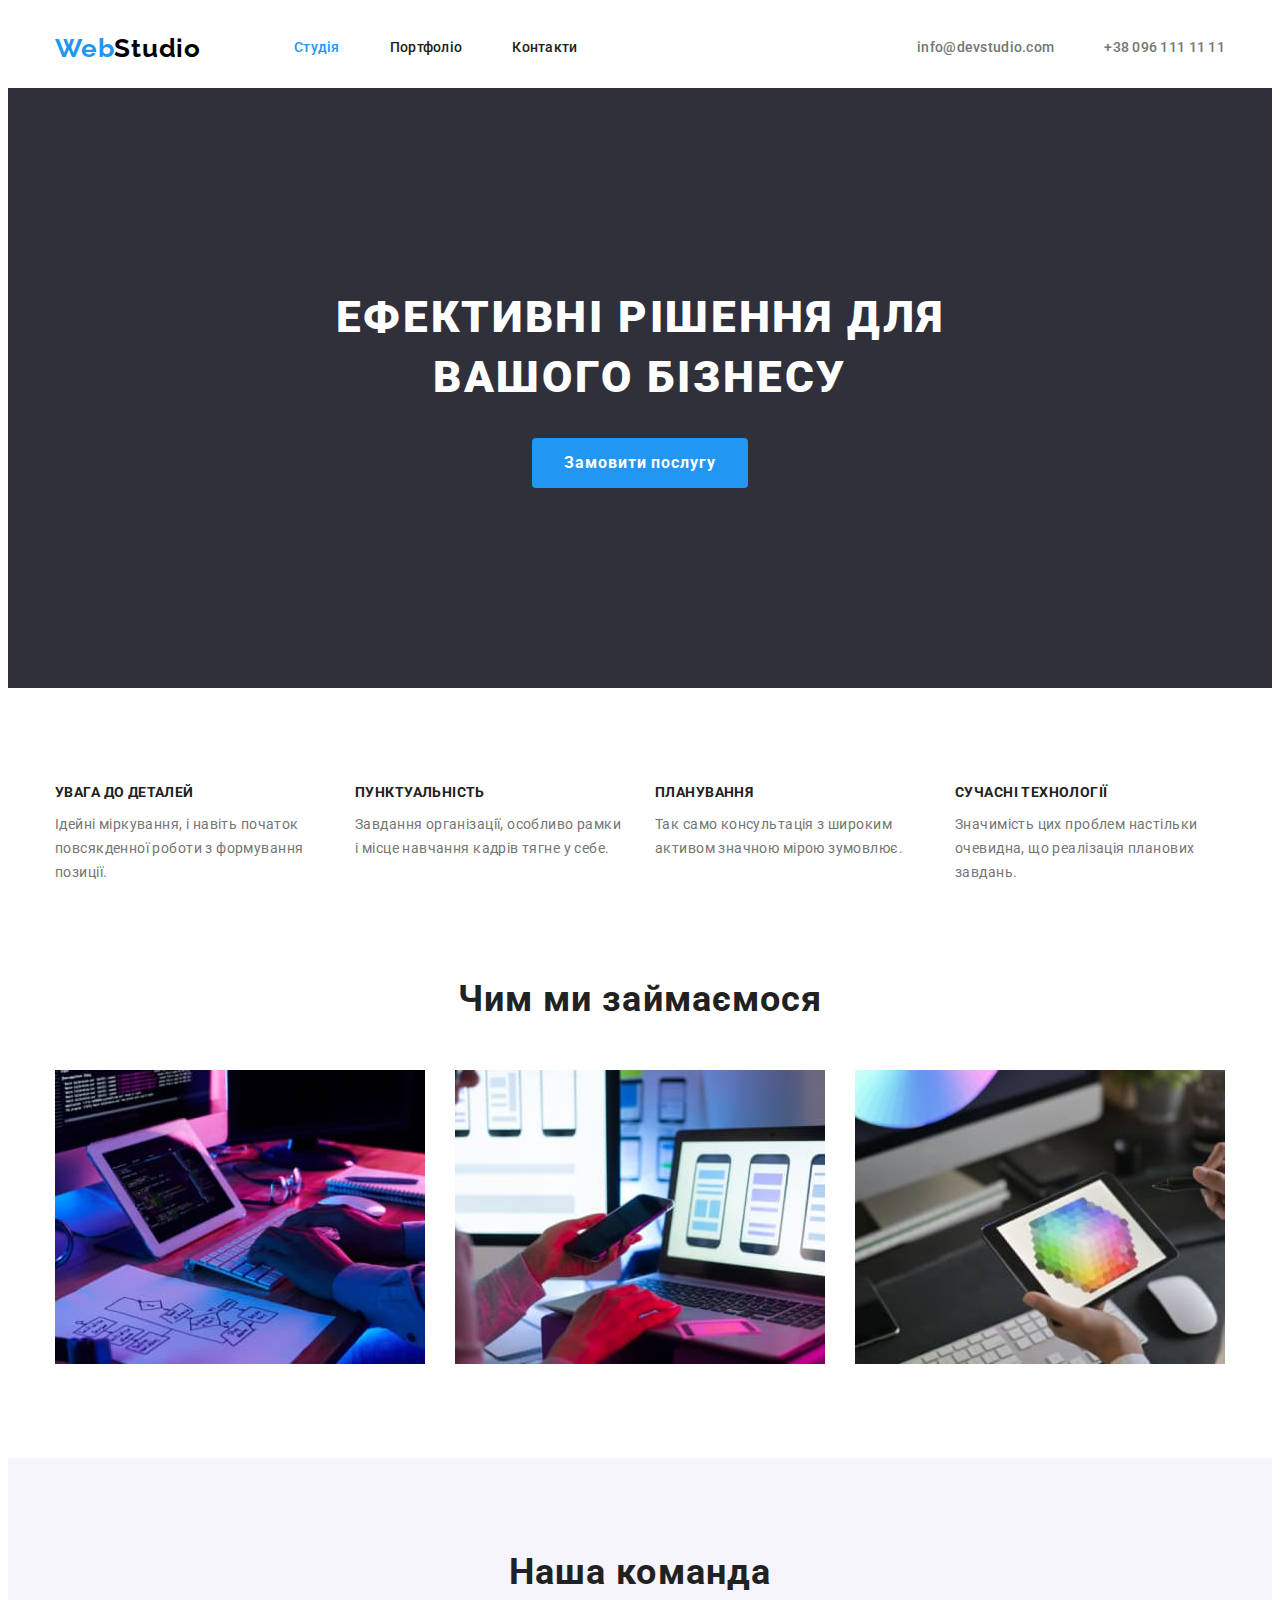
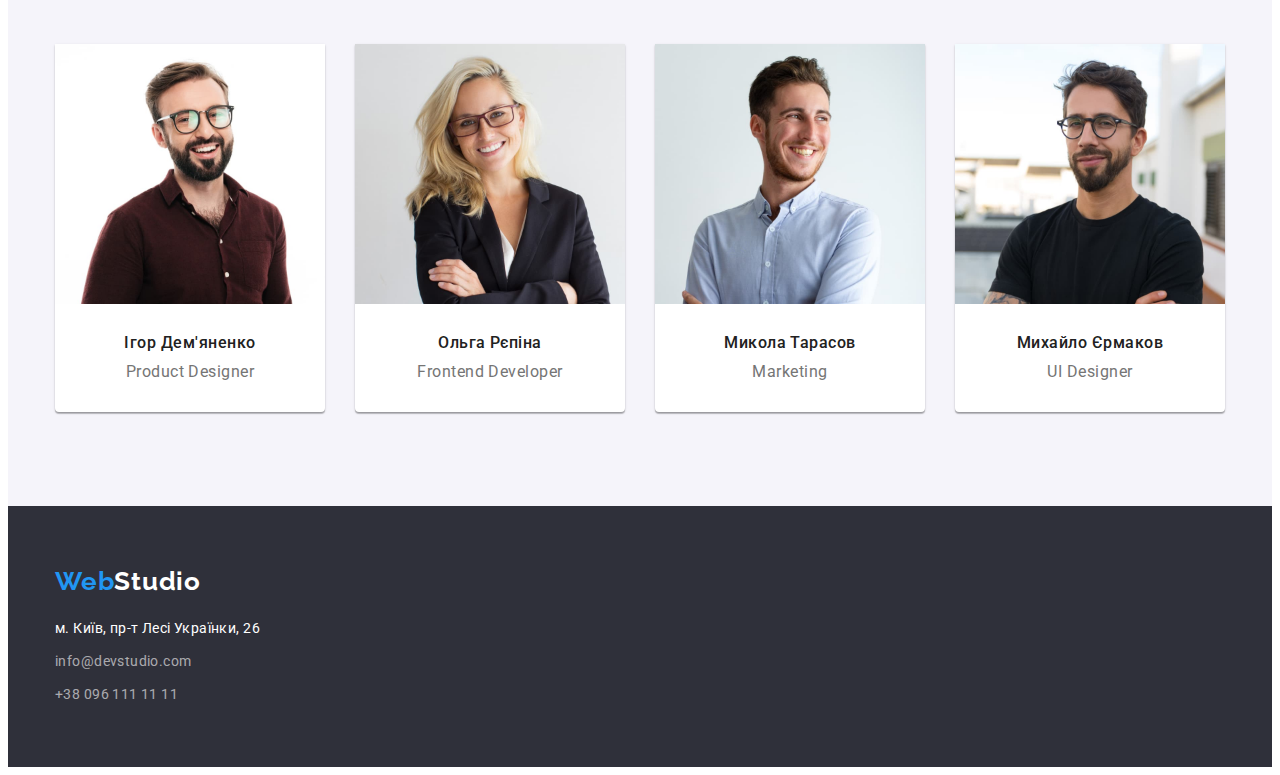
<file: index.html>
<!DOCTYPE html>
<html lang="uk">
  <head>
    <meta charset="UTF-8" />
    <meta http-equiv="X-UA-Compatible" content="IE=edge" />
    <meta name="viewport" content="width=device-width, initial-scale=1.0" />
    <title>Web Studio</title>
    <link rel="stylesheet" href="./css/style.css" />
    <link rel="preconnect" href="https://fonts.googleapis.com" />
    <link rel="preconnect" href="https://fonts.gstatic.com" crossorigin />
    <link
      href="https://fonts.googleapis.com/css2?family=Raleway:wght@700&family=Roboto:wght@400;500;700;900&display=swap"
      rel="stylesheet"
    />
    <link
      rel="stylesheet"
      href="https://cdnjs.cloudflare.com/ajax/libs/modern-normalize/1.1.0/modern-normalize.min.css"
      integrity="sha512-wpPYUAdjBVSE4KJnH1VR1HeZfpl1ub8YT/NKx4PuQ5NmX2tKuGu6U/JRp5y+Y8XG2tV+wKQpNHVUX03MfMFn9Q=="
      crossorigin="anonymous"
      referrerpolicy="no-referrer"
    />
  </head>
  <body>
    <!--шапка сайту -->
    <header class="top">
      <div class="container">
        <a class="top-logo" href="#" lang="en"
          ><span class="logo-color">Web</span>Studio</a
        >
        <nav class="navigation">
          <ul class="nav-site list">
            <li class="navigation-item">
              <a class="link current" href="./index.html">Студія</a>
            </li>
            <li class="navigation-item">
              <a class="link" href="./portfolio.html">Портфоліо</a>
            </li>
            <li class="navigation-item">
              <a class="link" href="#">Контакти</a>
            </li>
          </ul>
        </nav>
        <ul class="nav-contacts list">
          <li class="contacts-item">
            <a class="link-contacts" href="mailto:info@devstudio.com"
              >info@devstudio.com</a
            >
          </li>
          <li class="contacts-item">
            <a class="link-contacts" href="tel:+380961111111"
              >+38 096 111 11 11</a
            >
          </li>
        </ul>
      </div>
    </header>
    <main>
      <!-- головне -->
      <section class="hero">
        <div class="container">
          <h1 class="hero-title">
            Ефективні рішення для<br />
            вашого бізнесу
          </h1>
          <button class="hero-button" type="button">Замовити послугу</button>
        </div>
      </section>
      <!-- особливості -->
      <section class="section">
        <div class="container">
          <h2 hidden class="visually-hidden">Особливості</h2>
          <ul class="features-list list">
            <li class="features-item">
              <h3 class="features-title">УВАГА ДО ДЕТАЛЕЙ</h3>
              <p class="features-text">
                Ідейні міркування, і навіть початок повсякденної роботи з
                формування позиції.
              </p>
            </li>
            <li class="features-item">
              <h3 class="features-title">ПУНКТУАЛЬНІСТЬ</h3>
              <p class="features-text">
                Завдання організації, особливо рамки і місце навчання кадрів
                тягне у себе.
              </p>
            </li>
            <li class="features-item">
              <h3 class="features-title">ПЛАНУВАННЯ</h3>
              <p class="features-text">
                Так само консультація з широким активом значною мірою зумовлює.
              </p>
            </li>
            <li class="features-item">
              <h3 class="features-title">СУЧАСНІ ТЕХНОЛОГІЇ</h3>
              <p class="features-text">
                Значимість цих проблем настільки очевидна, що реалізація
                планових завдань.
              </p>
            </li>
          </ul>
        </div>
      </section>
      <!-- чим ми займаємось -->
      <section class="section action ">
        <div class="container">
          <h2 class="action-title">Чим ми займаємося</h2>
          <ul class="action-list list">
            <li class="action-item">
              <img
                class="action-img"
                src="./images/what_we_do1.jpg"
                alt="людина друкує на клавіатурі"
                width="370"
              />
            </li>
            <li class="action-item">
              <img
                class="action-img"
                src="./images/what_we_do2.jpg"
                alt="людина тримає телефон"
                width="370"
              />
            </li>
            <li class="action-item">
              <img
                class="action-img"
                src="./images/what_we_do3.jpg"
                alt="людина трима планшет"
                width="370"
              />
            </li>
          </ul>
        </div>
      </section>
      <!-- наша команда -->
      <section class="section-team team">
        <div class="container">
          <h2 class="team-title">Наша команда</h2>
          <ul class="team-list list">
            <li class="team-item">
              <img
                class="team-img"
                src="./images/team1.jpg"
                alt="Ігор Дем'яненко"
                width="270"
              />
              <div class="team-wrap">
                <h3 class="team-uptitle">Ігор Дем'яненко</h3>
                <p class="team-text" lang="en">Product Designer</p>
              </div>
            </li>
            <li class="team-item">
              <img
                class="team-img"
                src="./images/team2.jpg"
                alt="Ольга Рєпіна"
                width="270"
              />
              <div class="team-wrap">
                <h3 class="team-uptitle">Ольга Рєпіна</h3>
                <p class="team-text" lang="en">Frontend Developer</p>
              </div>
            </li>
            <li class="team-item">
              <img
                class="team-img"
                src="./images/team3.jpg"
                alt="Микола Тарасов"
                width="270"
              />
              <div class="team-wrap">
                <h3 class="team-uptitle">Микола Тарасов</h3>
                <p class="team-text" lang="en">Marketing</p>
              </div>
            </li>
            <li class="team-item">
              <img
                class="team-img"
                src="./images/team4.jpg"
                alt="Михайло Єрмаков"
                width="270"
              />
              <div class="team-wrap">
                <h3 class="team-uptitle">Михайло Єрмаков</h3>
                <p class="team-text" lang="en">UI Designer</p>
              </div>
            </li>
          </ul>
        </div>
      </section>
    </main>
    <!-- підвал сайту -->
    <footer class="footer">
      <div class="container">
        <a class="footer-logo" href="#" lang="en"
          ><span class="logo-color">Web</span>Studio</a
        >
        <address class="address">
          <ul class="list">
            <li class="address-list">
              <a
                class="address-map"
                href="https://goo.gl/maps/hzjMdgmoTVDKXvQg8"
                target="_blank"
                rel="noopener noreferrer"
                >м. Київ, пр-т Лесі Українки, 26</a
              >
            </li>
            <li class="address-list">
              <a class="footer-contacts link" href="mailto:info@devstudio.com"
                >info@devstudio.com</a
              >
            </li>
            <li class="address-list">
              <a class="footer-contacts link" href="tel:+380961111111"
                >+38 096 111 11 11</a
              >
            </li>
          </ul>
        </address>
      </div>
    </footer>
  </body>
</html>
</file>
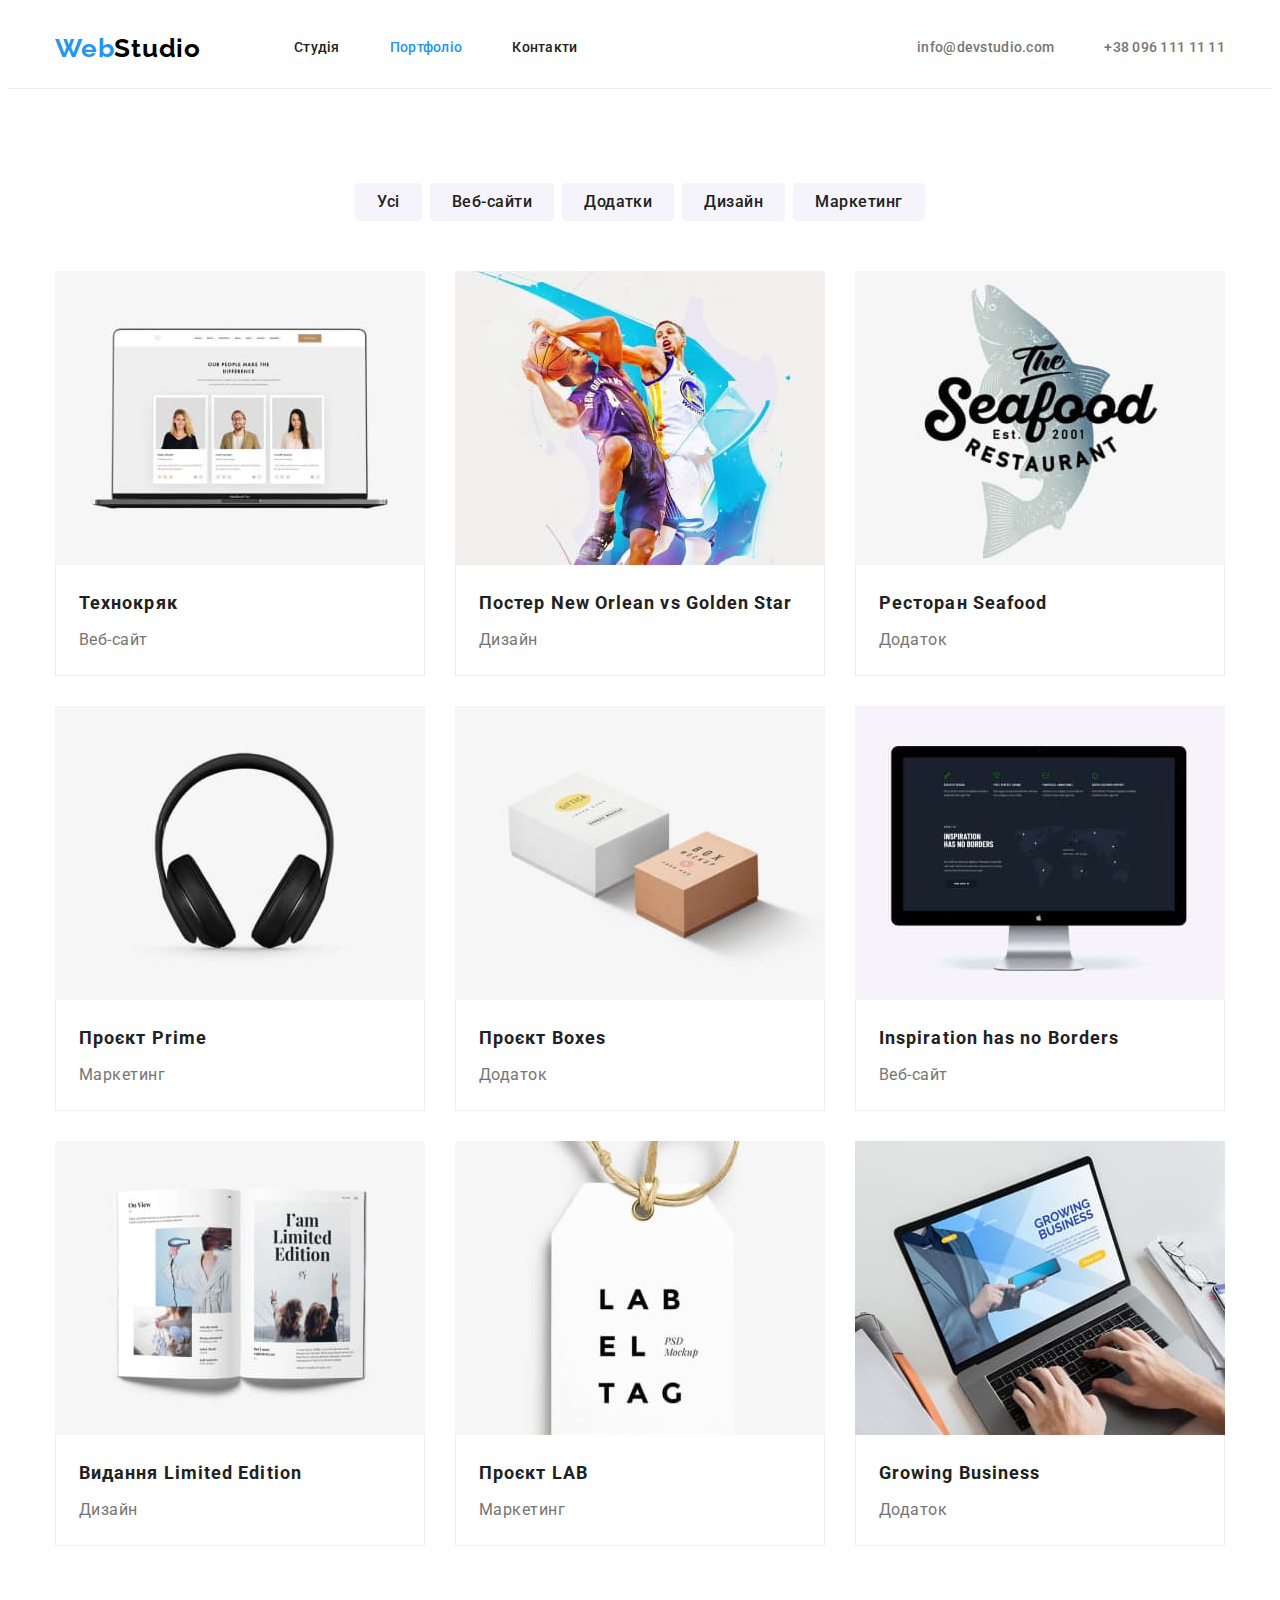
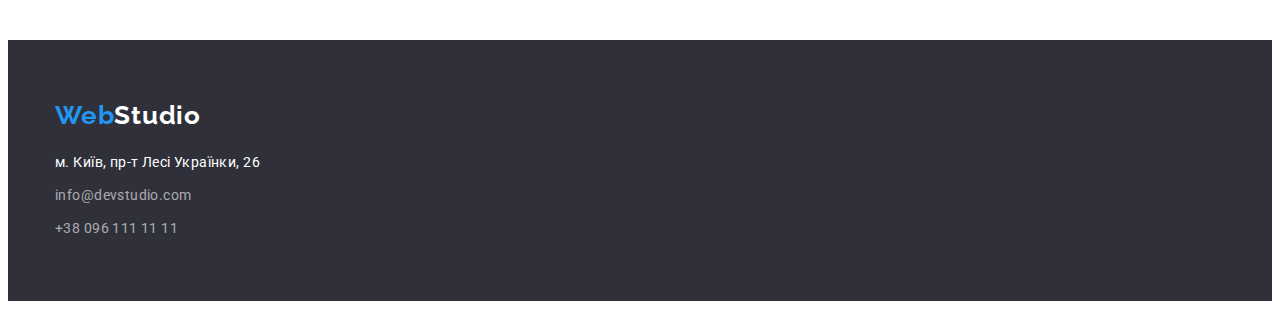
<file: portfolio.html>
<!DOCTYPE html>
<html lang="en">
  <head>
    <meta charset="UTF-8" />
    <meta http-equiv="X-UA-Compatible" content="IE=edge" />
    <meta name="viewport" content="width=device-width, initial-scale=1.0" />
    <title>Portfolio</title>
    <link rel="stylesheet" href="./css/style.css" />
    <link rel="preconnect" href="https://fonts.googleapis.com" />
    <link rel="preconnect" href="https://fonts.gstatic.com" crossorigin />
    <link
      href="https://fonts.googleapis.com/css2?family=Raleway:wght@700&family=Roboto:wght@400;500;700;900&display=swap"
      rel="stylesheet"
    />
    <link
      rel="stylesheet"
      href="https://cdnjs.cloudflare.com/ajax/libs/modern-normalize/1.1.0/modern-normalize.min.css"
      integrity="sha512-wpPYUAdjBVSE4KJnH1VR1HeZfpl1ub8YT/NKx4PuQ5NmX2tKuGu6U/JRp5y+Y8XG2tV+wKQpNHVUX03MfMFn9Q=="
      crossorigin="anonymous"
      referrerpolicy="no-referrer"
    />
  </head>
  <body>
    <header class="top top-border">
      <div class="container">
        <a class="top-logo" href="#" lang="en"
          ><span class="logo-color">Web</span>Studio</a
        >
        <nav class="navigation">
          <ul class="nav-site list">
            <li class="navigation-item">
              <a class="link" href="./index.html">Студія</a>
            </li>
            <li class="navigation-item">
              <a class="link current" href="./portfolio.html">Портфоліо</a>
            </li>
            <li class="navigation-item">
              <a class="link" href="#">Контакти</a>
            </li>
          </ul>
        </nav>
        <ul class="nav-contacts list">
          <li class="contacts-item">
            <a class="link-contacts" href="mailto:info@devstudio.com"
              >info@devstudio.com</a
            >
          </li>
          <li class="contacts-item">
            <a class="link-contacts" href="tel:+380961111111"
              >+38 096 111 11 11</a
            >
          </li>
        </ul>
      </div>
    </header>
    <main>
      <!-- Фільтр портфоліо -->

      <section class="section">
        <div class="container">
          <h1 hidden class="visually-hidden">Портфоліо</h1>
          <ul class="filter-list list">
            <li class="filter-item">
              <button class="filter-btn" type="button">Усі</button>
            </li>
            <li>
              <button class="filter-btn" type="button">Веб-сайти</button>
            </li>
            <li><button class="filter-btn" type="button">Додатки</button></li>
            <li><button class="filter-btn" type="button">Дизайн</button></li>
            <li>
              <button class="filter-btn" type="button">Маркетинг</button>
            </li>
          </ul>
          <!-- Портфоліо -->
          <ul class="portfolio-list list">
            <li class="portfolio-item">
              <a class="portfolio-link" href="#">
                <img
                  src="./images/project_1.jpg"
                  alt="ноутбук з відкритим сайтом"
                  width="370"
                />
                <div class="border-wrap">
                  <h2 class="portfolio-title">Технокряк</h2>
                  <p class="portfolio-text">Веб-сайт</p>
                </div>
              </a>
            </li>
            <li class="portfolio-item">
              <a class="portfolio-link" href="#"
                ><img
                  src="./images/project_2.jpg"
                  alt="два баскетболісти і м'яч"
                  width="370"
                />
                <div class="border-wrap">
                  <h2 class="portfolio-title">
                    Постер New Orlean vs Golden Star
                  </h2>
                  <p class="portfolio-text">Дизайн</p>
                </div>
              </a>
            </li>
            <li class="portfolio-item">
              <a class="portfolio-link" href="#">
                <img
                  src="./images/project_3.jpg"
                  alt="назва ресторану"
                  width="370"
                />
                <div class="border-wrap">
                  <h2 class="portfolio-title">Ресторан Seafood</h2>
                  <p class="portfolio-text">Додаток</p>
                </div>
              </a>
            </li>
            <li class="portfolio-item">
              <a class="portfolio-link" href="#">
                <img src="./images/project_4.jpg" alt="навушники" width="370" />
                <div class="border-wrap">
                  <h2 class="portfolio-title">Проєкт Prime</h2>
                  <p class="portfolio-text">Маркетинг</p>
                </div>
              </a>
            </li>
            <li class="portfolio-item">
              <a class="portfolio-link" href="#">
                <img
                  src="./images/project_5.jpg"
                  alt="дві картонні коробки"
                  width="370"
                />
                <div class="border-wrap">
                  <h2 class="portfolio-title">Проєкт Boxes</h2>
                  <p class="portfolio-text">Додаток</p>
                </div>
              </a>
            </li>
            <li class="portfolio-item">
              <a class="portfolio-link" href="#">
                <img src="./images/project_6.jpg" alt="монітор" width="370" />
                <div class="border-wrap">
                  <h2 class="portfolio-title">Inspiration has no Borders</h2>
                  <p class="portfolio-text">Веб-сайт</p>
                </div>
              </a>
            </li>
            <li class="portfolio-item">
              <a class="portfolio-link" href="#">
                <img
                  src="./images/project_7.jpg"
                  alt="розгорнутий журнал"
                  width="370"
                />
                <div class="border-wrap">
                  <h2 class="portfolio-title">Видання Limited Edition</h2>
                  <p class="portfolio-text">Дизайн</p>
                </div>
              </a>
            </li>
            <li class="portfolio-item">
              <a class="portfolio-link" href="#">
                <img src="./images/project_8.jpg" alt="етикетка" width="370" />
                <div class="border-wrap">
                  <h2 class="portfolio-title">Проєкт LAB</h2>
                  <p class="portfolio-text">Маркетинг</p>
                </div>
              </a>
            </li>
            <li class="portfolio-item">
              <a class="portfolio-link" href="#">
                <img
                  src="./images/project_9.jpg"
                  alt="людина друкує на клавіатурі ноутбука"
                  width="370"
                />
                <div class="border-wrap">
                  <h2 class="portfolio-title">Growing Business</h2>
                  <p class="portfolio-text">Додаток</p>
                </div>
              </a>
            </li>
          </ul>
        </div>
      </section>
    </main>
    <!-- Підвал сторінки -->
    <footer class="footer">
      <div class="container">
        <a class="footer-logo" href="#" lang="en"
          ><span class="logo-color">Web</span>Studio</a
        >
        <address class="address">
          <ul class="list">
            <li class="address-list">
              <a
                class="address-map"
                href="https://goo.gl/maps/hzjMdgmoTVDKXvQg8"
                target="_blank"
                rel="noopener noreferrer"
                >м. Київ, пр-т Лесі Українки, 26</a
              >
            </li>
            <li class="address-list">
              <a class="footer-contacts link" href="mailto:info@devstudio.com"
                >info@devstudio.com</a
              >
            </li>
            <li class="address-list">
              <a class="footer-contacts link" href="tel:+380961111111"
                >+38 096 111 11 11</a
              >
            </li>
          </ul>
        </address>
      </div>
    </footer>
  </body>
</html>
</file>
<file: css/style.css>
body {
    background-color: var(--white-color);
    font-family:  'Roboto', sans-serif;
}
h1, 
h2, 
h3, 
h4, 
h5, 
h6,
p {
   margin: 0;
}
ul {
   margin: 0;
   padding-left: 0;
}
img {
   display: block;
   max-width: 100%;
   height: auto;
}
a {
   text-decoration: none;
}
*,
*::before,
*::after {
   box-sizing: border-box;
}
 :root {
    --title-color: #212121;
    --accent-color: #2196F3;
    --text-color: #757575;
    --white-color: #FFFFFF;
    --black-color: #000000;
    --section-background-color: #F5F4FA;
    --btn-background-color: #F5F4FA;
    --hero-footer-background:#2F303A;
    --border-line-portfolio: #EEEEEE;
 }
/* HEADER*/
.container {
   width: 1200px;
   margin: 0 auto;
   padding-left: 15px;
   padding-right: 15px;
   outline: none;
}

.top > .container {
   display: flex;
   align-items: center;
   
 }
 .container > .top-logo {
    font-family: 'Raleway', sans-serif;
    color: var(--black-color);
    font-weight: 700;
    font-size: 26px;
    line-height: 1.19;
    letter-spacing: 0.03em;
    text-decoration: none;
    margin-right: 93px;    
 }

 .logo-color {
     color: var(--accent-color);
     font-family: 'Raleway', sans-serif;
 }
 /* navigation */
 .nav-site {
   display: flex;
 } 
 .nav-site .navigation-item:not(:last-child),
 .nav-contacts .contacts-item:not(:last-child) {
   margin-right: 50px;
 }
 .nav-contacts {
   display: flex;
   margin-left: auto;
 }
 .navigation-item > .link,
 .link-contacts {
   display: block;
   padding-top: 32px;
   padding-bottom: 32px;
 }
  .link {
     color: var(--title-color);
     font-weight: 500;
     font-size: 14px;
     line-height: 1.14;
     letter-spacing: 0.02em;
     text-decoration: none;
  }
.link:hover,
.link:focus {
    color: var(--accent-color);
    cursor: pointer;
}
.link-contacts {
    color: var(--text-color);
    font-weight: 500;
    font-size: 14px;
    line-height: 1.14;
    letter-spacing: 0.02em;
}
.link-contacts:hover,
.link-contacts:focus {
   color: var(--accent-color);
   cursor: pointer;
}
 .list {
    list-style: none;
    text-decoration: none;
 }
 .nav-site .current {
    color: var(--accent-color)
 }
 /* HERO */
 section.hero {
    background-color: var(--hero-footer-background);
 }
 .hero {
   padding-top: 200px;
   padding-bottom: 200px; 
 }
 .hero-title {
    text-align: center;
    font-weight: 900;
    font-size: 44px;
    line-height: 1.36;
    letter-spacing: 0.06em;
    text-transform: uppercase;
    color: var(--white-color);
    margin-bottom: 30px;
   
 }
 .hero-button {
    display: block;
    margin: 0 auto;
    font-family: 'Roboto', sans-serif;
    font-weight: 700;
    font-size: 16px;
    line-height: 1.88;
    letter-spacing: 0.06em;
    color: var(--white-color);
    background-color: var(--accent-color);
    border: none;
    cursor: pointer;
    border-radius: 4px;
    padding: 10px 32px;
    
 }
 /* FEATURES */
.section {
   padding-top: 94px;
   padding-bottom: 94px;
 }
 .visually-hidden {
   position: absolute;
   width: 1px;
   height: 1px;
   margin: -1px;
   border: 0;
   padding: 0;
   white-space: nowrap;
   clip-path: inset(100%);
   clip: rect(0 0 0 0);
   overflow: hidden;
 }
 .features-list {
   display: flex;
   gap: 30px;
 }
 .features-item {
   text-align: start;
   flex-basis: calc((100% - 90px) / 4);
 }
 .features-item .features-title {
   margin-bottom: 10px;
 }

 .features-title {
    font-weight: 700;
    font-size: 14px;
    line-height: 1.5;
    letter-spacing: 0.03em;
    text-transform: uppercase;
    color: var(--title-color);
 }
 .features-text {
    font-weight: 400;
    font-size: 14px;
    line-height: 1.71;
    letter-spacing: 0.03em;
    color: var(--text-color);
 }
 /* WHAT WE DO */
 .action {
padding-top: 0;
 }
 .action-title {
   text-align: center;
    font-weight: 700;
    font-size: 36px;
    line-height: 1.16;
    letter-spacing: 0.03em;
    color: var(--title-color);
    margin-bottom: 50px;
 }
 .action-list {
   display: flex;
   gap: 30px;
 }
 
 /* OUR TEAM */
 .section-team {
   padding-top: 94px;
   padding-bottom: 94px;
 }
 .team {
    background-color: var(--section-background-color);
 }
 .team-list {
   display: flex;
   gap: 30px;

 }
 .team-item {
    background-color: var(--white-color);
    box-shadow: 0px 1px 3px rgba(0, 0, 0, 0.12), 0px 1px 1px rgba(0, 0, 0, 0.14), 0px 2px 1px rgba(0, 0, 0, 0.2);
    border-radius: 0px 0px 4px 4px;
 }
 .team-title {
    font-weight: 700;
    font-size: 36px;
    line-height: 1.16;
    letter-spacing: 0.03em;
    color: var(--title-color);
    padding-bottom: 50px;
    text-align: center;
 }
 .team-uptitle {
   display: block;
   text-align: center;
    font-weight: 500;
    font-size: 16px;
    line-height: 1.18;
    letter-spacing: 0.03em;
    color: var(--title-color);
    margin-bottom: 10px;
 }
 .team-text {
   display: block;
   text-align: center;
    font-weight: 400;
    font-size: 16px;
    line-height: 1.18;
    letter-spacing: 0.03em;
    color: var(--text-color);
   
 }
 .team-wrap {
   padding: 30px 0;
 }
 
 /* FOOTER */
 .footer {
    background-color: var(--hero-footer-background);
 }
 .footer > .container {
   display: block;
   padding-top: 60px;
   padding-bottom: 60px;
   margin: 0 auto;
 }
 .footer-logo {
   display: block;
   margin-bottom: 20px;
 }
 .container > .footer-logo {
   font-family: 'Raleway', sans-serif;
   color: var(--white-color);
   font-weight: 700;
   font-size: 26px;
   line-height: 1.2;
   letter-spacing: 0.03em;
   text-decoration: none;
 }
.address-list > a {
    text-decoration: none;
    font-weight: 400;
    font-style: normal;
    font-size: 14px;
    line-height: 1.71;
    letter-spacing: 0.03em;
    
}
.address-list:not(:last-child)
 {
   display: block;
   margin-bottom: 9px;
}
.address-map {
    color: var(--white-color);
}

.footer-contacts {
   color: rgba(255, 255, 255, 0.6);
}


/* PORTFOLIO */

.filter-list {
   display: flex;
   gap: 8px;
   justify-content: center;
   margin-bottom: 50px;
}
 .top-border {
    border-bottom: 1px solid #ECECEC;
 }
.filter-btn {
    font-family: 'Roboto', sans-serif;
    font-weight: 500;
    font-size: 16px;
    line-height: 1.62;
    letter-spacing: 0.03em;
    border: none;
    color: var(--title-color);
    background-color: var(--btn-background-color);
    border-radius: 4px;
    cursor: pointer;
    padding: 6px 22px;
}
.filter-btn:hover,
.filter-btn:focus {
    background-color: var(--accent-color);
    color: var(--white-color);
}
.portfolio-list {
   display: flex;
   flex-wrap: wrap;
   gap: 30px;
   justify-content: center;
   
}
.portfolio-title {
    font-weight: 700;
    font-size: 18px;
    line-height: 2.0;
    letter-spacing: 0.06em;
    color: var(--title-color);
    margin-bottom: 4px;
    
}
.portfolio-text {
    font-weight: 400;
    font-size: 16px;
    line-height: 1.88;
    letter-spacing: 0.03em;
    color: var(--text-color);
   
}
.portfolio-item {
    background-color: var(--white-color);
   flex-basis: calc((100% - 60px) / 3);
}
.portfolio-link {
    text-decoration: none;
}
.border-wrap {
   border-right: 1px solid var(--border-line-portfolio);
   border-bottom: 1px solid var(--border-line-portfolio);
   border-left: 1px solid var(--border-line-portfolio);
   padding: 20px 0 20px 23px;
  

}
</file>
